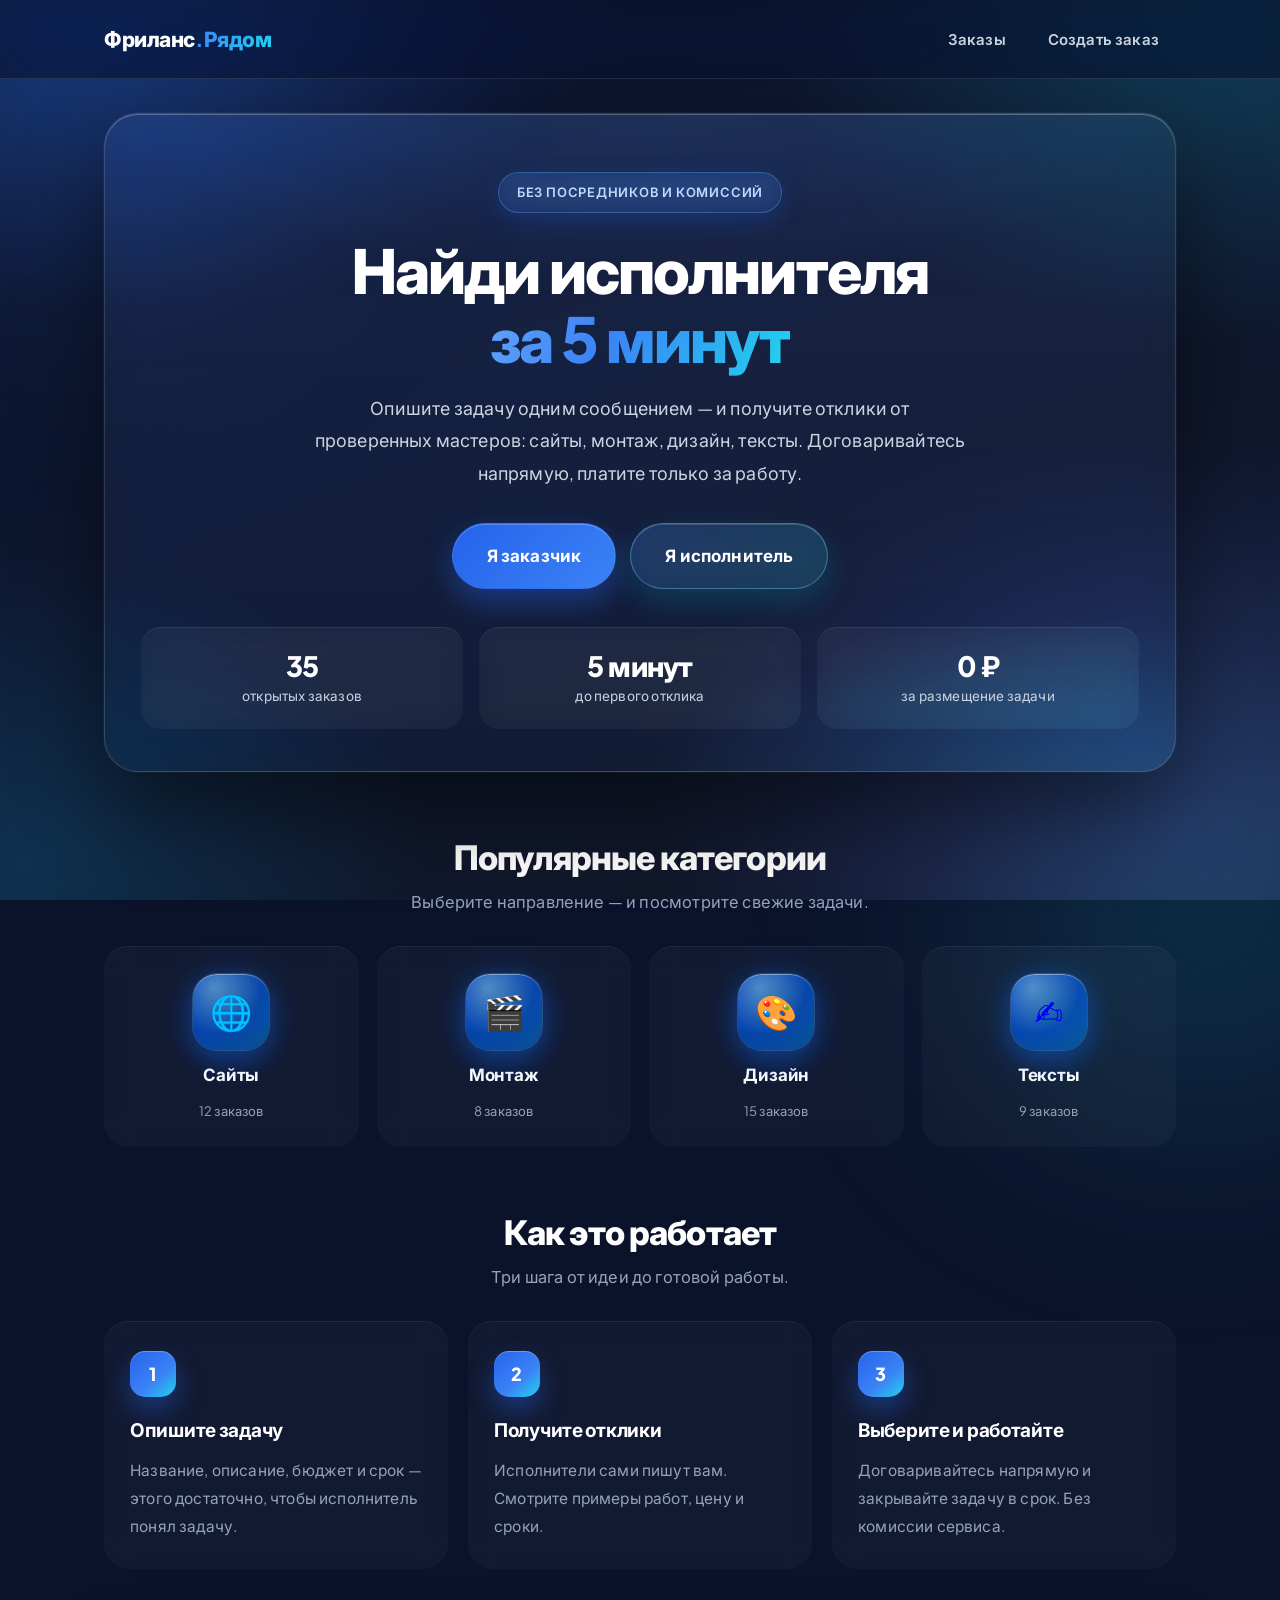
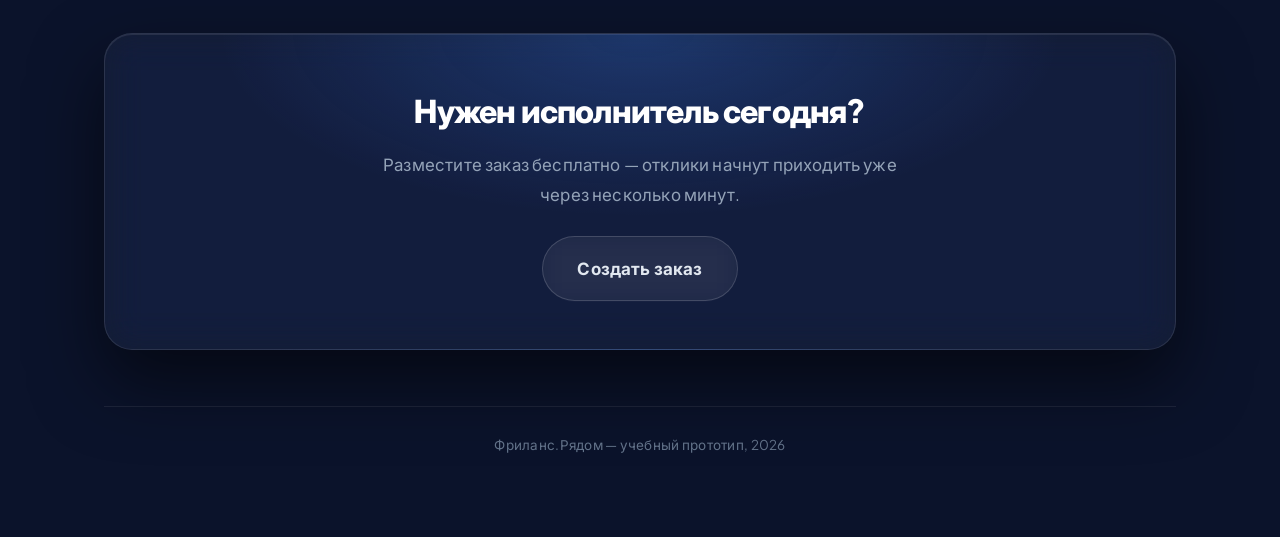
<file: index.html>
<!DOCTYPE html>
<html lang="ru">
<head>
<meta charset="utf-8">
<meta name="viewport" content="width=device-width, initial-scale=1">
<title>Фриланс.Рядом — найди исполнителя за 5 минут</title>
<meta name="description" content="Фриланс.Рядом — биржа заданий без посредников. Опишите задачу, получите отклики и выберите исполнителя за 5 минут.">
<link rel="stylesheet" href="style.css">
</head>
<body>

<header class="top">
  <div class="wrap">
    <a class="logo" href="index.html">Фриланс<span>.Рядом</span></a>
    <nav class="nav">
      <a href="list.html">Заказы</a>
      <a href="order.html">Создать заказ</a>
    </nav>
  </div>
</header>

<main class="wrap">

  <section class="hero">
    <span class="badge">Без посредников и комиссий</span>
    <h1>Найди исполнителя<br><em>за 5 минут</em></h1>
    <p>Опишите задачу одним сообщением — и получите отклики от проверенных мастеров: сайты, монтаж, дизайн, тексты. Договаривайтесь напрямую, платите только за работу.</p>
    <div class="buttons">
      <a class="btn btn-primary btn-lg" href="order.html">Я заказчик</a>
      <a class="btn btn-green btn-lg" href="list.html">Я исполнитель</a>
    </div>

    <div class="hero-stats">
      <div class="stat"><b>35</b><span>открытых заказов</span></div>
      <div class="stat"><b>5 минут</b><span>до первого отклика</span></div>
      <div class="stat"><b>0 ₽</b><span>за размещение задачи</span></div>
    </div>
  </section>

  <h2 class="section">Популярные категории</h2>
  <p class="section-sub">Выберите направление — и посмотрите свежие задачи.</p>

  <div class="categories">
    <a class="cat" href="list.html#sites">
      <span class="ico">🌐</span>
      <span class="name">Сайты</span>
      <span class="count">12 заказов</span>
    </a>
    <a class="cat" href="list.html#montage">
      <span class="ico">🎬</span>
      <span class="name">Монтаж</span>
      <span class="count">8 заказов</span>
    </a>
    <a class="cat" href="list.html#design">
      <span class="ico">🎨</span>
      <span class="name">Дизайн</span>
      <span class="count">15 заказов</span>
    </a>
    <a class="cat" href="list.html#text">
      <span class="ico">✍️</span>
      <span class="name">Тексты</span>
      <span class="count">9 заказов</span>
    </a>
  </div>

  <h2 class="section">Как это работает</h2>
  <p class="section-sub">Три шага от идеи до готовой работы.</p>

  <div class="cards steps">
    <div class="card">
      <span class="step-num">1</span>
      <h3>Опишите задачу</h3>
      <p>Название, описание, бюджет и срок — этого достаточно, чтобы исполнитель понял задачу.</p>
    </div>
    <div class="card">
      <span class="step-num">2</span>
      <h3>Получите отклики</h3>
      <p>Исполнители сами пишут вам. Смотрите примеры работ, цену и сроки.</p>
    </div>
    <div class="card">
      <span class="step-num">3</span>
      <h3>Выберите и работайте</h3>
      <p>Договаривайтесь напрямую и закрывайте задачу в срок. Без комиссии сервиса.</p>
    </div>
  </div>

  <section class="cta">
    <h2>Нужен исполнитель сегодня?</h2>
    <p>Разместите заказ бесплатно — отклики начнут приходить уже через несколько минут.</p>
    <a class="btn btn-ghost btn-lg" href="order.html">Создать заказ</a>
  </section>

  <footer class="footer">Фриланс.Рядом — учебный прототип, 2026</footer>
</main>

</body>
</html>
</file>
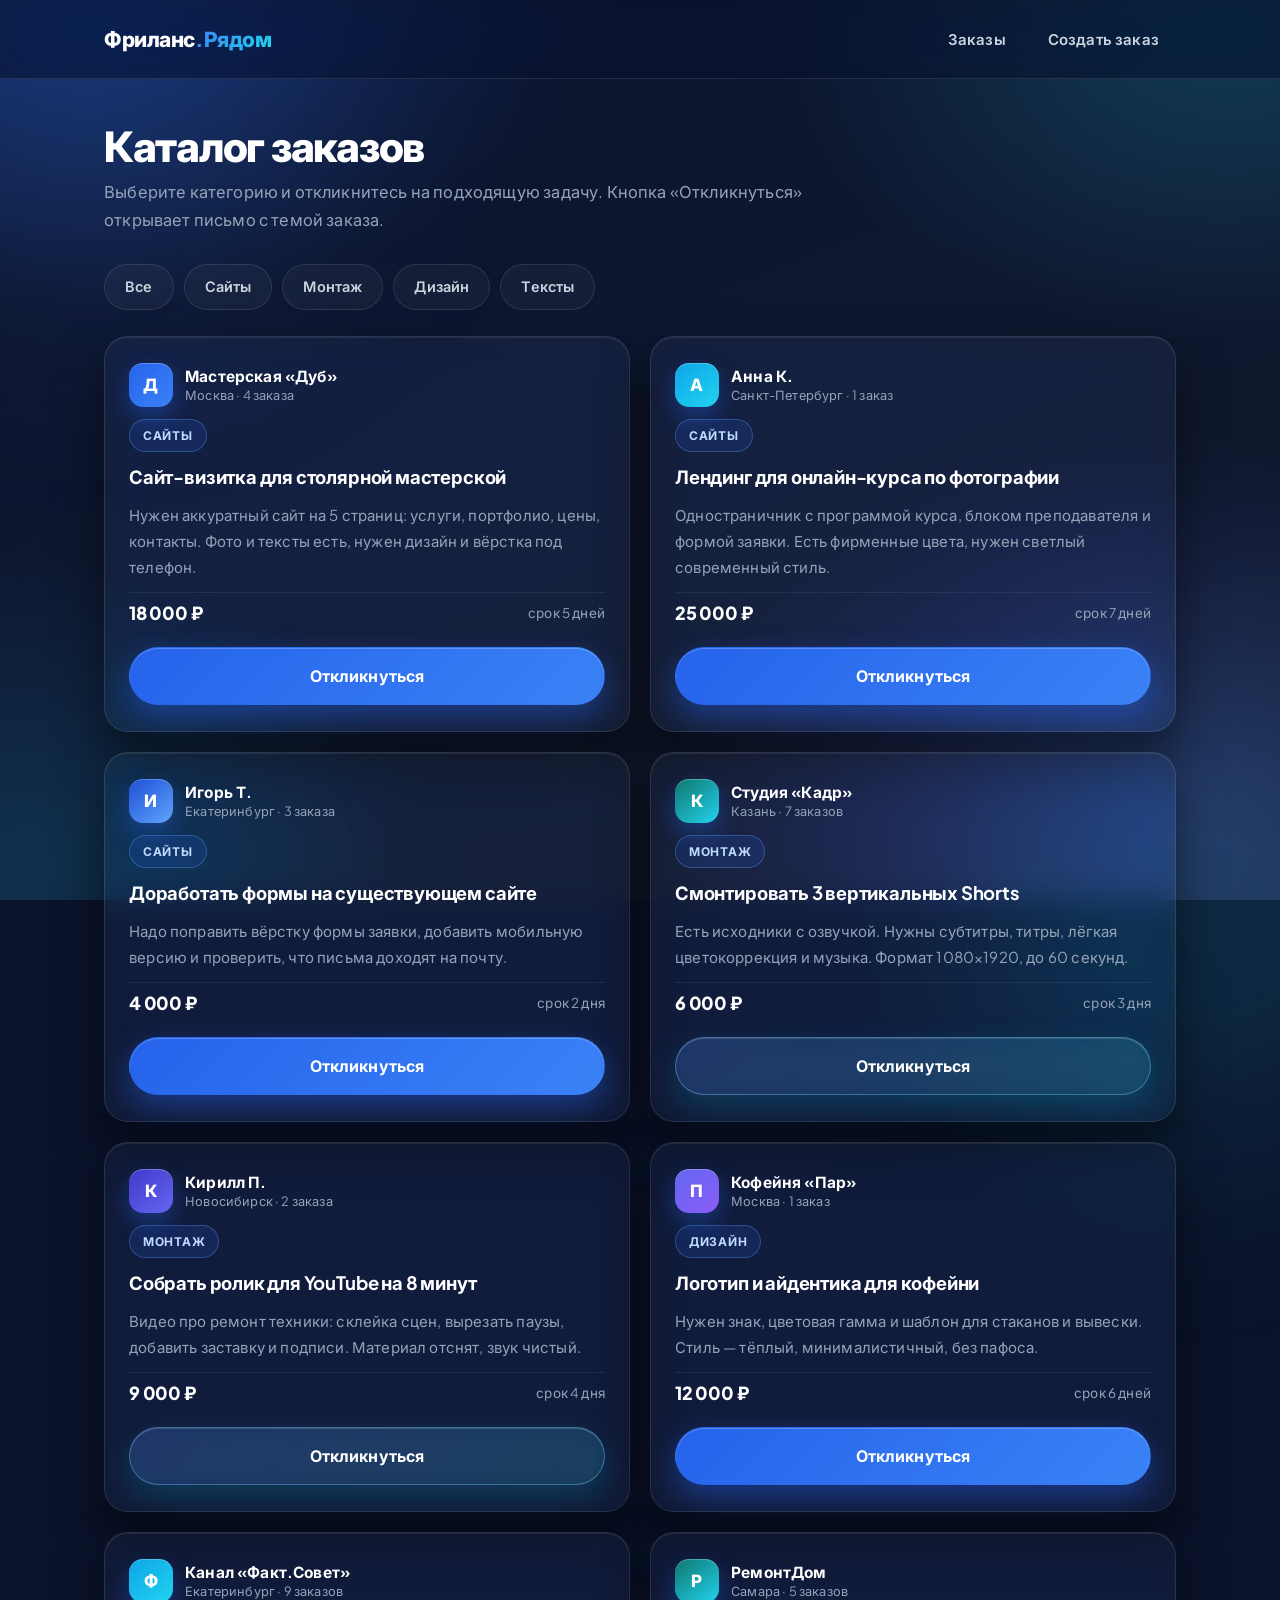
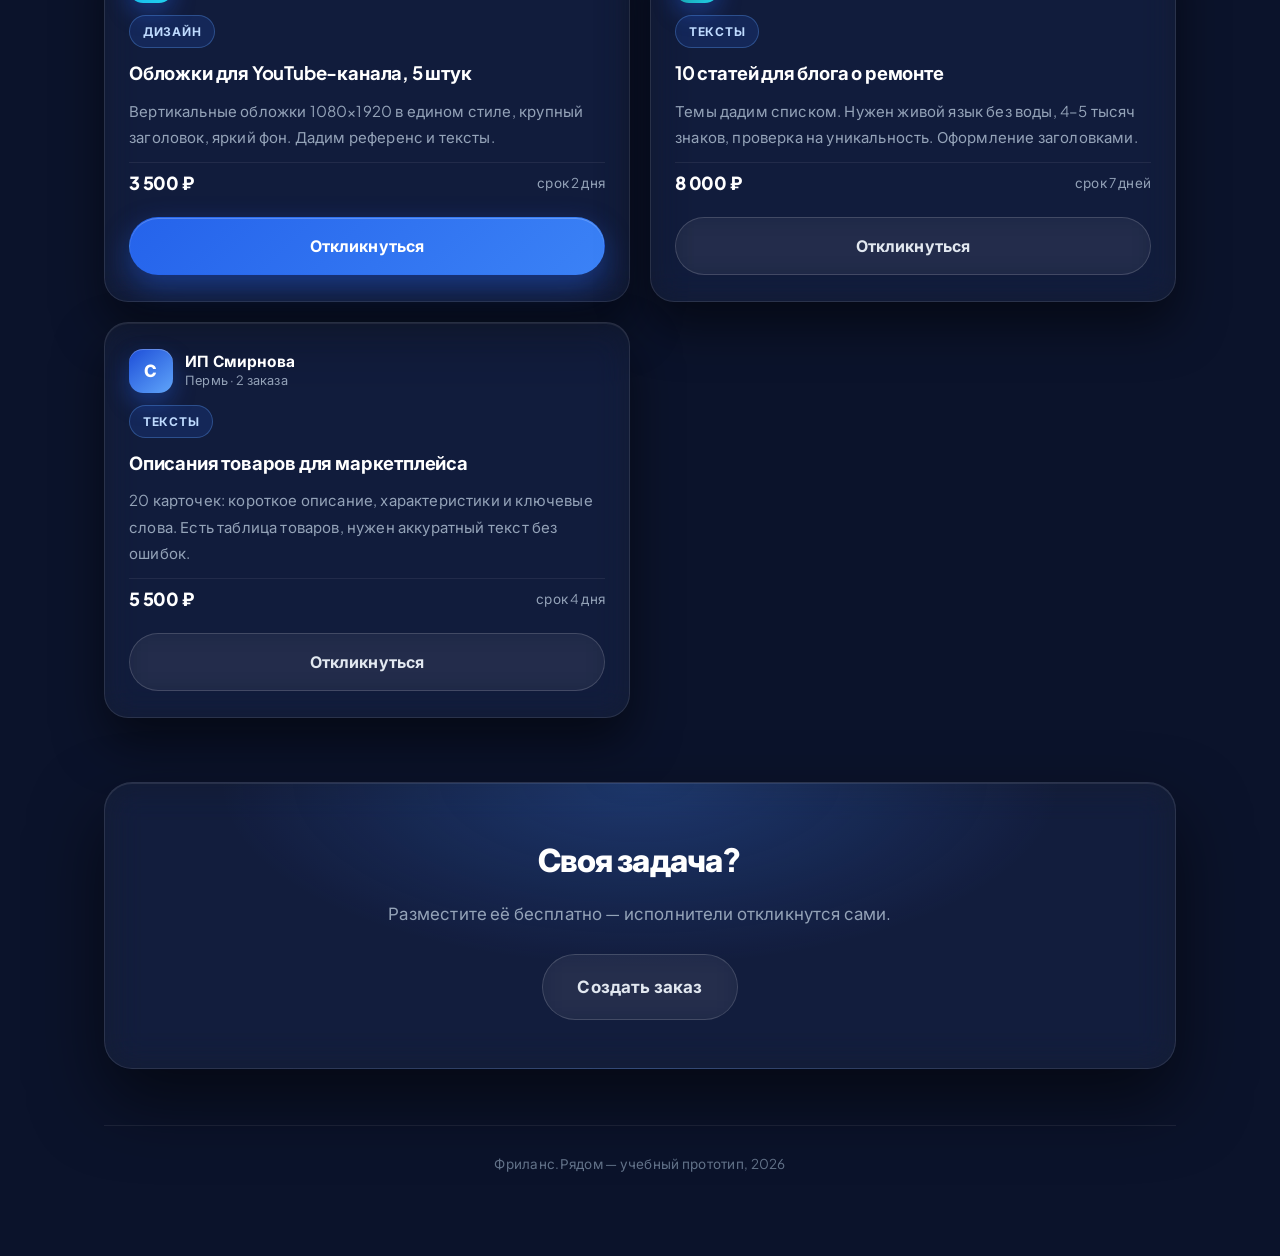
<file: list.html>
<!DOCTYPE html>
<html lang="ru">
<head>
<meta charset="utf-8">
<meta name="viewport" content="width=device-width, initial-scale=1">
<title>Каталог заказов — Фриланс.Рядом</title>
<meta name="description" content="Свежие заказы на сайты, монтаж видео, дизайн и тексты. Бюджет и срок указаны в каждой карточке.">
<link rel="stylesheet" href="style.css">
</head>
<body>

<header class="top">
  <div class="wrap">
    <a class="logo" href="index.html">Фриланс<span>.Рядом</span></a>
    <nav class="nav">
      <a href="list.html">Заказы</a>
      <a href="order.html">Создать заказ</a>
    </nav>
  </div>
</header>

<main class="wrap">

  <h1 class="section" style="margin-top:34px">Каталог заказов</h1>
  <p class="section-sub">Выберите категорию и откликнитесь на подходящую задачу. Кнопка «Откликнуться» открывает письмо с темой заказа.</p>

  <span class="target-mark" id="all"></span>
  <span class="target-mark" id="sites"></span>
  <span class="target-mark" id="montage"></span>
  <span class="target-mark" id="design"></span>
  <span class="target-mark" id="text"></span>

  <nav class="filters">
    <a href="#all">Все</a>
    <a href="#sites">Сайты</a>
    <a href="#montage">Монтаж</a>
    <a href="#design">Дизайн</a>
    <a href="#text">Тексты</a>
  </nav>

  <div class="grid">

    <article class="ordercard cat-sites">
      <div class="head">
        <div class="avatar">Д</div>
        <div class="who"><b>Мастерская «Дуб»</b><small>Москва · 4 заказа</small></div>
      </div>
      <span class="tag">Сайты</span>
      <h3>Сайт-визитка для столярной мастерской</h3>
      <p>Нужен аккуратный сайт на 5 страниц: услуги, портфолио, цены, контакты. Фото и тексты есть, нужен дизайн и вёрстка под телефон.</p>
      <div class="meta"><span class="price">18 000 ₽</span><span class="term">срок 5 дней</span></div>
      <a class="btn btn-primary" href="mailto:tlstguzv@mail.ru?subject=%D0%9E%D1%82%D0%BA%D0%BB%D0%B8%D0%BA%3A%20%D0%A1%D0%B0%D0%B9%D1%82-%D0%B2%D0%B8%D0%B7%D0%B8%D1%82%D0%BA%D0%B0%20%D0%B4%D0%BB%D1%8F%20%D1%81%D1%82%D0%BE%D0%BB%D1%8F%D1%80%D0%BD%D0%BE%D0%B9%20%D0%BC%D0%B0%D1%81%D1%82%D0%B5%D1%80%D1%81%D0%BA%D0%BE%D0%B9">Откликнуться</a>
    </article>

    <article class="ordercard cat-sites">
      <div class="head">
        <div class="avatar a2">А</div>
        <div class="who"><b>Анна К.</b><small>Санкт-Петербург · 1 заказ</small></div>
      </div>
      <span class="tag">Сайты</span>
      <h3>Лендинг для онлайн-курса по фотографии</h3>
      <p>Одностраничник с программой курса, блоком преподавателя и формой заявки. Есть фирменные цвета, нужен светлый современный стиль.</p>
      <div class="meta"><span class="price">25 000 ₽</span><span class="term">срок 7 дней</span></div>
      <a class="btn btn-primary" href="mailto:tlstguzv@mail.ru?subject=%D0%9E%D1%82%D0%BA%D0%BB%D0%B8%D0%BA%3A%20%D0%9B%D0%B5%D0%BD%D0%B4%D0%B8%D0%BD%D0%B3%20%D0%B4%D0%BB%D1%8F%20%D0%BE%D0%BD%D0%BB%D0%B0%D0%B9%D0%BD-%D0%BA%D1%83%D1%80%D1%81%D0%B0">Откликнуться</a>
    </article>

    <article class="ordercard cat-sites">
      <div class="head">
        <div class="avatar a5">И</div>
        <div class="who"><b>Игорь Т.</b><small>Екатеринбург · 3 заказа</small></div>
      </div>
      <span class="tag">Сайты</span>
      <h3>Доработать формы на существующем сайте</h3>
      <p>Надо поправить вёрстку формы заявки, добавить мобильную версию и проверить, что письма доходят на почту.</p>
      <div class="meta"><span class="price">4 000 ₽</span><span class="term">срок 2 дня</span></div>
      <a class="btn btn-primary" href="mailto:tlstguzv@mail.ru?subject=%D0%9E%D1%82%D0%BA%D0%BB%D0%B8%D0%BA%3A%20%D0%94%D0%BE%D1%80%D0%B0%D0%B1%D0%BE%D1%82%D0%B0%D1%82%D1%8C%20%D1%84%D0%BE%D1%80%D0%BC%D1%8B%20%D0%BD%D0%B0%20%D1%81%D0%B0%D0%B9%D1%82%D0%B5">Откликнуться</a>
    </article>

    <article class="ordercard cat-montage">
      <div class="head">
        <div class="avatar a4">К</div>
        <div class="who"><b>Студия «Кадр»</b><small>Казань · 7 заказов</small></div>
      </div>
      <span class="tag">Монтаж</span>
      <h3>Смонтировать 3 вертикальных Shorts</h3>
      <p>Есть исходники с озвучкой. Нужны субтитры, титры, лёгкая цветокоррекция и музыка. Формат 1080×1920, до 60 секунд.</p>
      <div class="meta"><span class="price">6 000 ₽</span><span class="term">срок 3 дня</span></div>
      <a class="btn btn-green" href="mailto:tlstguzv@mail.ru?subject=%D0%9E%D1%82%D0%BA%D0%BB%D0%B8%D0%BA%3A%20%D0%A1%D0%BC%D0%BE%D0%BD%D1%82%D0%B8%D1%80%D0%BE%D0%B2%D0%B0%D1%82%D1%8C%203%20Shorts">Откликнуться</a>
    </article>

    <article class="ordercard cat-montage">
      <div class="head">
        <div class="avatar a6">К</div>
        <div class="who"><b>Кирилл П.</b><small>Новосибирск · 2 заказа</small></div>
      </div>
      <span class="tag">Монтаж</span>
      <h3>Собрать ролик для YouTube на 8 минут</h3>
      <p>Видео про ремонт техники: склейка сцен, вырезать паузы, добавить заставку и подписи. Материал отснят, звук чистый.</p>
      <div class="meta"><span class="price">9 000 ₽</span><span class="term">срок 4 дня</span></div>
      <a class="btn btn-green" href="mailto:tlstguzv@mail.ru?subject=%D0%9E%D1%82%D0%BA%D0%BB%D0%B8%D0%BA%3A%20%D0%A0%D0%BE%D0%BB%D0%B8%D0%BA%20%D0%B4%D0%BB%D1%8F%20YouTube%208%20%D0%BC%D0%B8%D0%BD%D1%83%D1%82">Откликнуться</a>
    </article>

    <article class="ordercard cat-design">
      <div class="head">
        <div class="avatar a3">П</div>
        <div class="who"><b>Кофейня «Пар»</b><small>Москва · 1 заказ</small></div>
      </div>
      <span class="tag">Дизайн</span>
      <h3>Логотип и айдентика для кофейни</h3>
      <p>Нужен знак, цветовая гамма и шаблон для стаканов и вывески. Стиль — тёплый, минималистичный, без пафоса.</p>
      <div class="meta"><span class="price">12 000 ₽</span><span class="term">срок 6 дней</span></div>
      <a class="btn btn-primary" href="mailto:tlstguzv@mail.ru?subject=%D0%9E%D1%82%D0%BA%D0%BB%D0%B8%D0%BA%3A%20%D0%9B%D0%BE%D0%B3%D0%BE%D1%82%D0%B8%D0%BF%20%D0%B4%D0%BB%D1%8F%20%D0%BA%D0%BE%D1%84%D0%B5%D0%B9%D0%BD%D0%B8">Откликнуться</a>
    </article>

    <article class="ordercard cat-design">
      <div class="head">
        <div class="avatar a2">Ф</div>
        <div class="who"><b>Канал «Факт.Совет»</b><small>Екатеринбург · 9 заказов</small></div>
      </div>
      <span class="tag">Дизайн</span>
      <h3>Обложки для YouTube-канала, 5 штук</h3>
      <p>Вертикальные обложки 1080×1920 в едином стиле, крупный заголовок, яркий фон. Дадим референс и тексты.</p>
      <div class="meta"><span class="price">3 500 ₽</span><span class="term">срок 2 дня</span></div>
      <a class="btn btn-primary" href="mailto:tlstguzv@mail.ru?subject=%D0%9E%D1%82%D0%BA%D0%BB%D0%B8%D0%BA%3A%20%D0%9E%D0%B1%D0%BB%D0%BE%D0%B6%D0%BA%D0%B8%20%D0%B4%D0%BB%D1%8F%20YouTube">Откликнуться</a>
    </article>

    <article class="ordercard cat-text">
      <div class="head">
        <div class="avatar a4">Р</div>
        <div class="who"><b>РемонтДом</b><small>Самара · 5 заказов</small></div>
      </div>
      <span class="tag">Тексты</span>
      <h3>10 статей для блога о ремонте</h3>
      <p>Темы дадим списком. Нужен живой язык без воды, 4–5 тысяч знаков, проверка на уникальность. Оформление заголовками.</p>
      <div class="meta"><span class="price">8 000 ₽</span><span class="term">срок 7 дней</span></div>
      <a class="btn btn-ghost" href="mailto:tlstguzv@mail.ru?subject=%D0%9E%D1%82%D0%BA%D0%BB%D0%B8%D0%BA%3A%2010%20%D1%81%D1%82%D0%B0%D1%82%D0%B5%D0%B9%20%D0%B4%D0%BB%D1%8F%20%D0%B1%D0%BB%D0%BE%D0%B3%D0%B0">Откликнуться</a>
    </article>

    <article class="ordercard cat-text">
      <div class="head">
        <div class="avatar a5">С</div>
        <div class="who"><b>ИП Смирнова</b><small>Пермь · 2 заказа</small></div>
      </div>
      <span class="tag">Тексты</span>
      <h3>Описания товаров для маркетплейса</h3>
      <p>20 карточек: короткое описание, характеристики и ключевые слова. Есть таблица товаров, нужен аккуратный текст без ошибок.</p>
      <div class="meta"><span class="price">5 500 ₽</span><span class="term">срок 4 дня</span></div>
      <a class="btn btn-ghost" href="mailto:tlstguzv@mail.ru?subject=%D0%9E%D1%82%D0%BA%D0%BB%D0%B8%D0%BA%3A%20%D0%9E%D0%BF%D0%B8%D1%81%D0%B0%D0%BD%D0%B8%D1%8F%20%D1%82%D0%BE%D0%B2%D0%B0%D1%80%D0%BE%D0%B2">Откликнуться</a>
    </article>

  </div>

  <section class="cta">
    <h2>Своя задача?</h2>
    <p>Разместите её бесплатно — исполнители откликнутся сами.</p>
    <a class="btn btn-ghost btn-lg" href="order.html">Создать заказ</a>
  </section>

  <footer class="footer">Фриланс.Рядом — учебный прототип, 2026</footer>
</main>

</body>
</html>
</file>
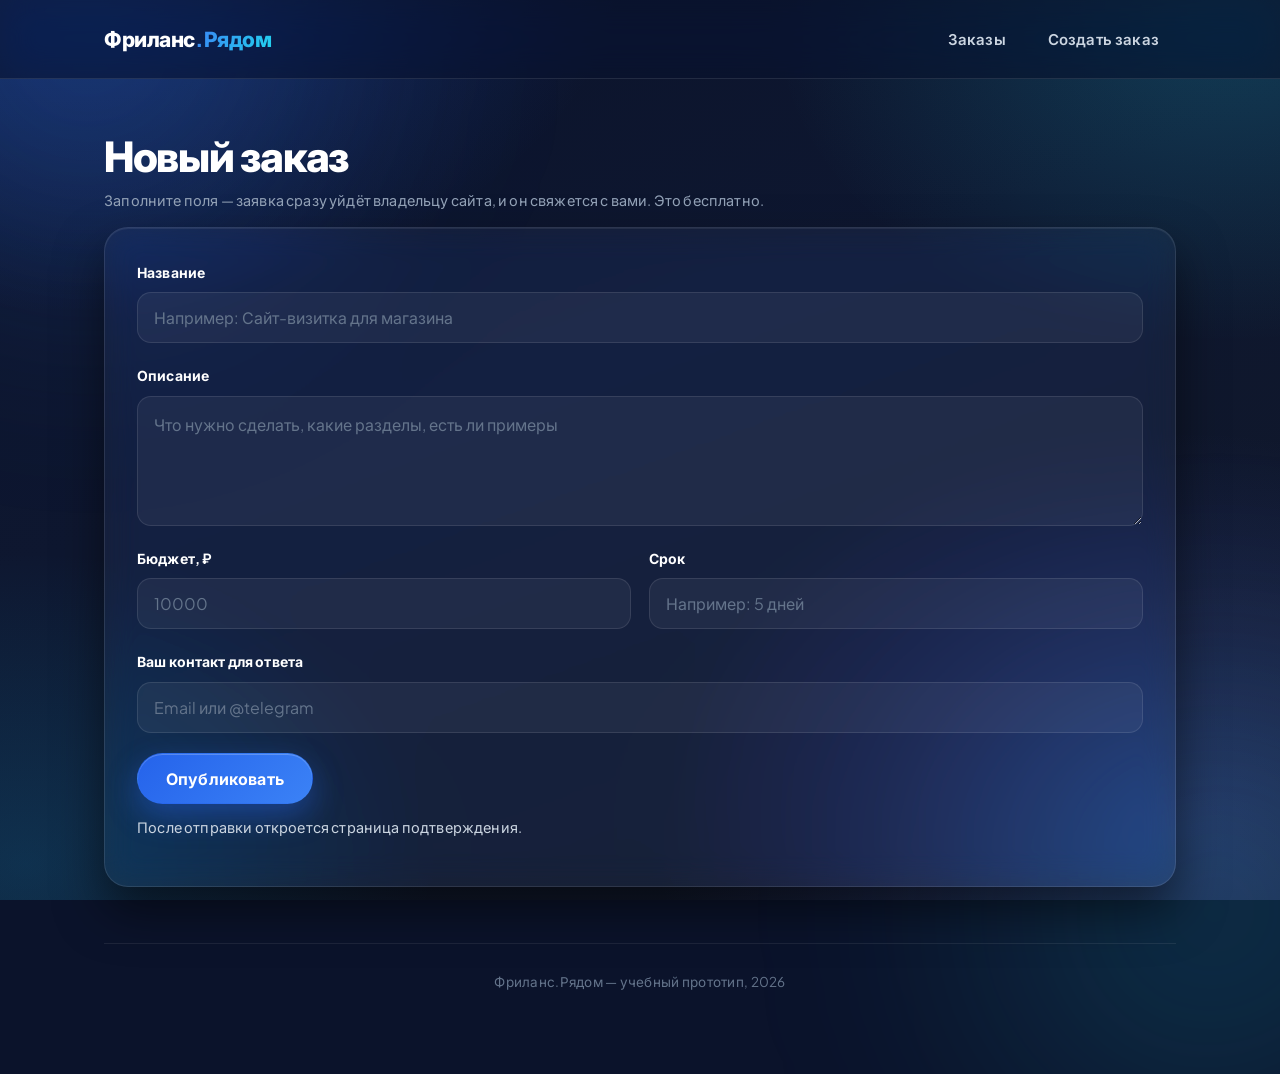
<file: order.html>
<!DOCTYPE html>
<html lang="ru">
<head>
<meta charset="utf-8">
<meta name="viewport" content="width=device-width, initial-scale=1">
<title>Создать заказ — Фриланс.Рядом</title>
<meta name="description" content="Оставьте заявку на сайт, монтаж видео, дизайн или текст. Бюджет и срок указываете вы, отклики приходят на почту.">
<link rel="stylesheet" href="style.css">
</head>
<body>

<header class="top">
  <div class="wrap">
    <a class="logo" href="index.html">Фриланс<span>.Рядом</span></a>
    <nav class="nav">
      <a href="list.html">Заказы</a>
      <a href="order.html">Создать заказ</a>
    </nav>
  </div>
</header>

<main class="wrap">

  <h1 class="section">Новый заказ</h1>
  <p class="hint">Заполните поля — заявка сразу уйдёт владельцу сайта, и он свяжется с вами. Это бесплатно.</p>

  <form class="panel" id="orderForm" action="https://formsubmit.co/tlstguzv@mail.ru" method="POST" accept-charset="UTF-8">

    <!-- Приём заявок идёт через FormSubmit (бесплатно, без регистрации).
         Первая отправка присылает на почту письмо с кнопкой Activate Form:
         её нужно нажать один раз, дальше заявки приходят автоматически. -->
    <input type="hidden" name="_subject" value="Новая заявка с сайта Фриланс.Рядом">
    <input type="hidden" name="_template" value="table">
    <input type="hidden" name="_captcha" value="false">
    <input type="hidden" name="_next" value="https://podrabotka-ryadom.ru/thanks.html">

    <div class="field">
      <label for="title">Название</label>
      <input type="text" id="title" name="title" placeholder="Например: Сайт-визитка для магазина" required>
    </div>

    <div class="field">
      <label for="desc">Описание</label>
      <textarea id="desc" name="desc" placeholder="Что нужно сделать, какие разделы, есть ли примеры" required></textarea>
    </div>

    <div class="row2">
      <div class="field">
        <label for="budget">Бюджет, ₽</label>
        <input type="number" id="budget" name="budget" min="0" step="500" placeholder="10000" required>
      </div>
      <div class="field">
        <label for="term">Срок</label>
        <input type="text" id="term" name="term" placeholder="Например: 5 дней" required>
      </div>
    </div>

    <div class="field">
      <label for="contact">Ваш контакт для ответа</label>
      <input type="text" id="contact" name="contact" placeholder="Email или @telegram" required maxlength="120">
    </div>

    <div class="hp" aria-hidden="true">
      <label for="_honey">Не заполняйте это поле</label>
      <input type="text" id="_honey" name="_honey" tabindex="-1" autocomplete="off">
    </div>

    <button class="btn btn-primary" id="submitBtn" type="submit">Опубликовать</button>
    <p class="hint">После отправки откроется страница подтверждения.</p>
  </form>

  <footer class="footer">Фриланс.Рядом — учебный прототип, 2026</footer>
</main>


</body>
</html>
</file>
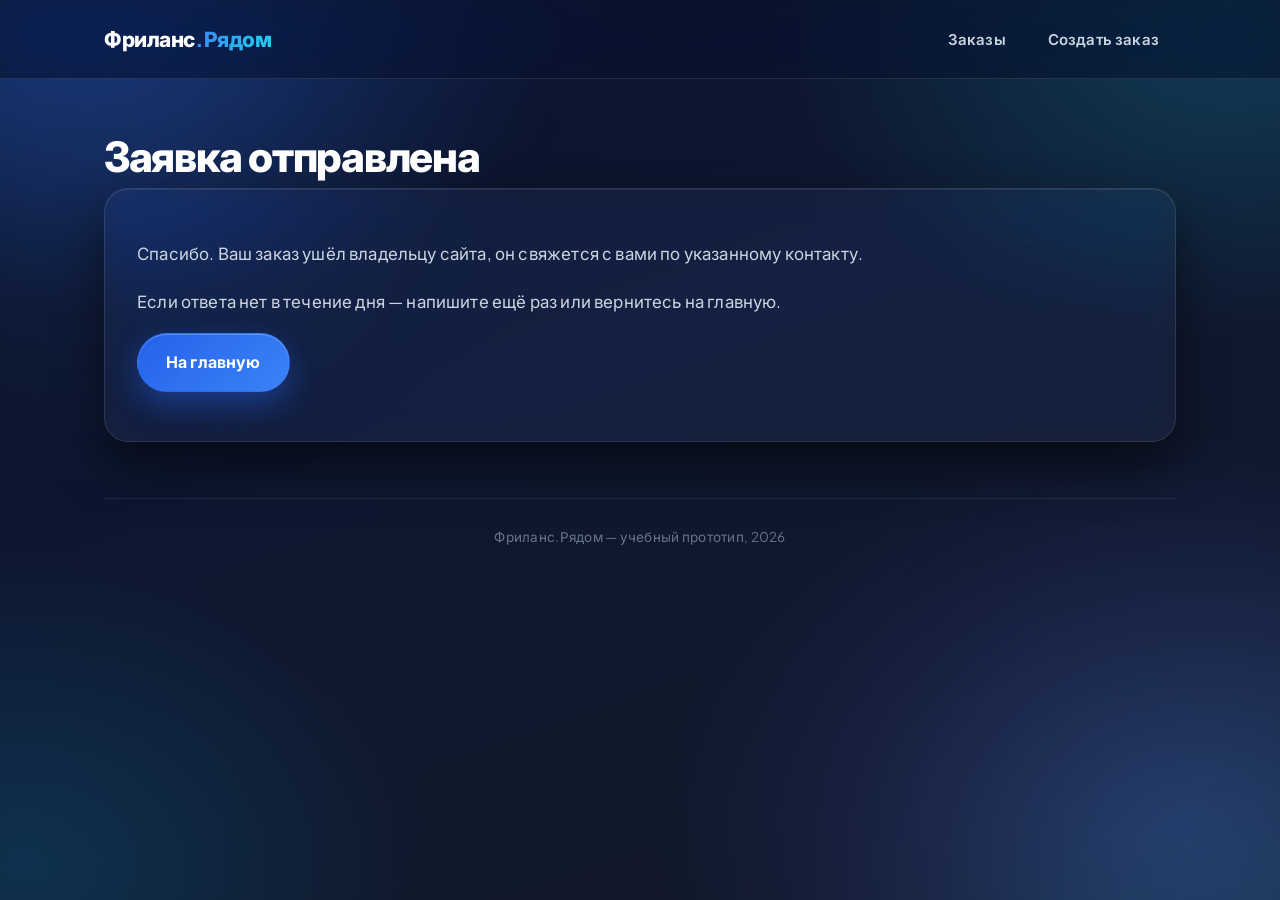
<file: thanks.html>
<!DOCTYPE html>
<html lang="ru">
<head>
<meta charset="utf-8">
<meta name="viewport" content="width=device-width, initial-scale=1">
<title>Заявка отправлена — Фриланс.Рядом</title>
<meta name="description" content="Заявка отправлена владельцу Фриланс.Рядом. Ответ придёт на указанный контакт в течение дня.">
<link rel="stylesheet" href="style.css">
</head>
<body>

<header class="top">
  <div class="wrap">
    <a class="logo" href="index.html">Фриланс<span>.Рядом</span></a>
    <nav class="nav">
      <a href="list.html">Заказы</a>
      <a href="order.html">Создать заказ</a>
    </nav>
  </div>
</header>

<main class="wrap">

  <h1 class="section">Заявка отправлена</h1>

  <div class="panel">
    <p>Спасибо. Ваш заказ ушёл владельцу сайта, он свяжется с вами по указанному контакту.</p>
    <p>Если ответа нет в течение дня — напишите ещё раз или вернитесь на главную.</p>
    <p><a class="btn btn-primary" href="index.html">На главную</a></p>
  </div>

  <footer class="footer">Фриланс.Рядом — учебный прототип, 2026</footer>
</main>

</body>
</html>
</file>
<file: style.css>
/* ============================================================
   Фриланс.Рядом — Premium Dark Luxury / Glassmorphism
   2026-11-15
   ============================================================ */

@import url('https://fonts.googleapis.com/css2?family=Plus+Jakarta+Sans:wght@400;500;600;700;800&family=Inter:wght@400;500;600;700&display=swap');

:root{
  --bg-1:#0B132B;
  --bg-2:#111827;
  --ink:#FFFFFF;
  --ink-2:#CBD5E1;
  --muted:#94A3B8;
  --blue:#2563EB;
  --blue-2:#3B82F6;
  --teal:#22D3EE;
  --glass:rgba(255,255,255,.04);
  --glass-2:rgba(255,255,255,.06);
  --stroke:rgba(255,255,255,.10);
  --stroke-2:rgba(255,255,255,.16);
  --shadow:0 24px 48px rgba(0,0,0,.50);
  --shadow-soft:0 10px 30px rgba(0,0,0,.35);
  --r-lg:24px;
  --r-md:20px;
  --r-sm:16px;
  --font:'Plus Jakarta Sans','Inter',system-ui,-apple-system,'Segoe UI',Roboto,Arial,sans-serif;
}

*{box-sizing:border-box}

html{scroll-behavior:smooth}

body{
  margin:0;
  font-family:var(--font);
  color:var(--ink-2);
  line-height:1.75;
  font-size:17px;
  letter-spacing:.01em;
  background-color:var(--bg-1);
  background-image:
    radial-gradient(900px 620px at 6% -8%, rgba(37,99,235,.34), transparent 62%),
    radial-gradient(760px 540px at 96% 2%, rgba(34,211,238,.20), transparent 60%),
    radial-gradient(820px 620px at 92% 92%, rgba(99,102,241,.26), transparent 64%),
    radial-gradient(680px 520px at 2% 96%, rgba(14,165,233,.18), transparent 60%),
    linear-gradient(160deg,#0B132B 0%,#0E1730 42%,#111827 100%);
  background-attachment:fixed;
  background-repeat:no-repeat;
  min-height:100vh;
  -webkit-font-smoothing:antialiased;
}

/* мягкие размытые световые пятна по углам (mesh glow) */
body::before,
body::after{
  content:"";
  position:fixed;
  width:46vw;
  height:46vw;
  border-radius:50%;
  filter:blur(120px);
  pointer-events:none;
  z-index:0;
  opacity:.55;
}
body::before{
  top:-16vw;left:-12vw;
  background:radial-gradient(circle at 40% 40%, rgba(59,130,246,.55), rgba(59,130,246,0) 68%);
}
body::after{
  bottom:-20vw;right:-14vw;
  background:radial-gradient(circle at 60% 60%, rgba(34,211,238,.40), rgba(34,211,238,0) 68%);
}

.wrap{
  position:relative;
  z-index:1;
  max-width:1120px;
  margin:0 auto;
  padding:0 24px;
}

/* ------------------------------------------------------------
   Header
   ------------------------------------------------------------ */
.top{
  position:sticky;
  top:0;
  z-index:50;
  background:rgba(11,19,43,.62);
  border-bottom:1px solid var(--stroke);
  backdrop-filter:blur(18px) saturate(140%);
  -webkit-backdrop-filter:blur(18px) saturate(140%);
}
.top .wrap{
  display:flex;
  align-items:center;
  justify-content:space-between;
  gap:18px;
  padding-top:16px;
  padding-bottom:16px;
}
.logo{
  font-weight:800;
  font-size:21px;
  letter-spacing:-.02em;
  color:#fff;
  text-decoration:none;
  white-space:nowrap;
}
.logo span{
  background:linear-gradient(120deg,#3B82F6,#22D3EE);
  -webkit-background-clip:text;
  background-clip:text;
  -webkit-text-fill-color:transparent;
}
.nav{
  display:flex;
  gap:8px;
  flex-wrap:wrap;
}
.nav a{
  color:var(--ink-2);
  text-decoration:none;
  font-size:15px;
  font-weight:600;
  padding:9px 16px;
  border-radius:999px;
  border:1px solid transparent;
  transition:.25s ease;
}
.nav a:hover{
  color:#fff;
  background:var(--glass-2);
  border-color:var(--stroke);
}

/* ------------------------------------------------------------
   Hero
   ------------------------------------------------------------ */
main.wrap{padding-top:8px;padding-bottom:40px}

.hero{
  position:relative;
  padding:64px 0 8px;
  text-align:center;
}
.badge{
  display:inline-block;
  font-size:13px;
  font-weight:600;
  letter-spacing:.06em;
  text-transform:uppercase;
  color:#BFDBFE;
  background:rgba(37,99,235,.16);
  border:1px solid rgba(96,165,250,.35);
  border-radius:999px;
  padding:8px 18px;
  backdrop-filter:blur(10px);
  -webkit-backdrop-filter:blur(10px);
  box-shadow:0 8px 24px rgba(37,99,235,.22);
}

h1{
  font-size:clamp(34px,5.4vw,62px);
  line-height:1.12;
  letter-spacing:-.03em;
  font-weight:800;
  color:var(--ink);
  margin:22px 0 18px;
}
h1 em{
  font-style:normal;
  background:linear-gradient(115deg,#60A5FA 0%,#3B82F6 40%,#22D3EE 100%);
  -webkit-background-clip:text;
  background-clip:text;
  -webkit-text-fill-color:transparent;
}
.hero p{
  max-width:660px;
  margin:0 auto;
  font-size:18px;
  line-height:1.8;
  color:var(--muted);
}

.buttons{
  display:flex;
  gap:14px;
  justify-content:center;
  flex-wrap:wrap;
  margin:34px 0 12px;
}

/* ------------------------------------------------------------
   Кнопки
   ------------------------------------------------------------ */
.btn{
  display:inline-flex;
  align-items:center;
  justify-content:center;
  gap:8px;
  font-family:var(--font);
  font-size:16px;
  font-weight:700;
  letter-spacing:.01em;
  text-decoration:none;
  padding:14px 28px;
  border-radius:999px;
  border:1px solid transparent;
  cursor:pointer;
  transition:transform .22s ease, box-shadow .28s ease, background .25s ease, border-color .25s ease;
  white-space:nowrap;
}

.btn-primary{
  color:#fff;
  background:linear-gradient(135deg,#2563EB 0%,#3B82F6 100%);
  box-shadow:0 12px 30px rgba(37,99,235,.42), inset 0 1px 0 rgba(255,255,255,.22);
}
.btn-primary:hover{
  transform:translateY(-2px);
  box-shadow:0 20px 44px rgba(37,99,235,.55), inset 0 1px 0 rgba(255,255,255,.28);
}

/* бывший «зелёный» — теперь премиальная стеклянная кнопка */
.btn-green{
  color:#fff;
  background:linear-gradient(135deg, rgba(59,130,246,.22), rgba(34,211,238,.16));
  border:1px solid rgba(125,211,252,.38);
  box-shadow:0 12px 30px rgba(8,145,178,.26), inset 0 1px 0 rgba(255,255,255,.16);
  backdrop-filter:blur(12px);
  -webkit-backdrop-filter:blur(12px);
}
.btn-green:hover{
  transform:translateY(-2px);
  border-color:rgba(165,243,252,.62);
  box-shadow:0 20px 44px rgba(34,211,238,.32), inset 0 1px 0 rgba(255,255,255,.24);
}

.btn-ghost{
  color:#E2E8F0;
  background:var(--glass);
  border:1px solid var(--stroke-2);
  backdrop-filter:blur(12px);
  -webkit-backdrop-filter:blur(12px);
}
.btn-ghost:hover{
  transform:translateY(-2px);
  color:#fff;
  background:rgba(255,255,255,.10);
  border-color:rgba(255,255,255,.30);
  box-shadow:var(--shadow-soft);
}

.btn-lg{
  font-size:17px;
  padding:17px 34px;
  border-radius:999px;
}

/* ------------------------------------------------------------
   Статистика героя
   ------------------------------------------------------------ */
.hero-stats{
  display:grid;
  grid-template-columns:repeat(3,1fr);
  gap:16px;
  margin:44px 0 0;
}
.stat{
  background:var(--glass);
  border:1px solid var(--stroke);
  border-radius:var(--r-md);
  padding:22px 16px;
  backdrop-filter:blur(16px) saturate(140%);
  -webkit-backdrop-filter:blur(16px) saturate(140%);
  box-shadow:var(--shadow-soft), inset 0 1px 0 rgba(255,255,255,.07);
  transition:transform .3s ease, box-shadow .3s ease, border-color .3s ease;
}
.stat:hover{
  transform:translateY(-4px);
  border-color:var(--stroke-2);
  box-shadow:var(--shadow);
}
.stat b{
  display:block;
  font-size:28px;
  font-weight:800;
  letter-spacing:-.02em;
  color:#fff;
  line-height:1.2;
}
.stat span{
  display:block;
  margin-top:4px;
  font-size:13.5px;
  color:var(--muted);
  line-height:1.5;
}

/* ------------------------------------------------------------
   Заголовки секций
   ------------------------------------------------------------ */
h2.section{
  font-size:clamp(24px,3vw,34px);
  line-height:1.25;
  letter-spacing:-.025em;
  font-weight:800;
  color:var(--ink);
  margin:64px 0 10px;
  text-align:center;
}
.section-sub{
  text-align:center;
  color:var(--muted);
  margin:0 auto 30px;
  max-width:620px;
  font-size:16.5px;
  line-height:1.7;
}

/* заголовки внутренних страниц (list / order / thanks) */
h1.section{
  text-align:left;
  margin:44px 0 10px;
  font-size:clamp(28px,4vw,42px);
}
h1.section + .section-sub,
h1.section + .hint{
  text-align:left;
  margin-left:0;
  max-width:720px;
}

/* ------------------------------------------------------------
   Категории
   ------------------------------------------------------------ */
.categories{
  display:grid;
  grid-template-columns:repeat(4,1fr);
  gap:18px;
  margin-top:8px;
}
.cat{
  display:flex;
  flex-direction:column;
  align-items:center;
  gap:10px;
  text-align:center;
  padding:28px 18px 24px;
  text-decoration:none;
  border-radius:var(--r-lg);
  background:var(--glass);
  border:1px solid var(--stroke);
  backdrop-filter:blur(16px) saturate(140%);
  -webkit-backdrop-filter:blur(16px) saturate(140%);
  box-shadow:var(--shadow-soft), inset 0 1px 0 rgba(255,255,255,.07);
  transition:transform .3s ease, box-shadow .3s ease, border-color .3s ease, background .3s ease;
}
.cat:hover{
  transform:translateY(-6px);
  background:rgba(255,255,255,.07);
  border-color:rgba(147,197,253,.38);
  box-shadow:0 30px 60px rgba(0,0,0,.55), 0 0 0 1px rgba(59,130,246,.18) inset;
}
.cat .ico{
  display:flex;
  align-items:center;
  justify-content:center;
  width:72px;
  height:72px;
  font-size:34px;
  line-height:1;
  border-radius:22px;
  background:linear-gradient(145deg, rgba(37,99,235,.42), rgba(34,211,238,.24));
  border:1px solid rgba(147,197,253,.35);
  box-shadow:0 14px 30px rgba(37,99,235,.30), inset 0 1px 0 rgba(255,255,255,.20);
  filter:saturate(130%) contrast(110%);
  transition:transform .3s ease, box-shadow .3s ease;
}
.cat:hover .ico{
  transform:scale(1.06) translateY(-2px);
  box-shadow:0 20px 40px rgba(37,99,235,.46), inset 0 1px 0 rgba(255,255,255,.28);
}
.cat .name{
  font-size:17px;
  font-weight:700;
  color:#fff;
  letter-spacing:-.01em;
}
.cat .count{
  font-size:13px;
  color:var(--muted);
}

/* ------------------------------------------------------------
   Карточки (Glassmorphism)
   ------------------------------------------------------------ */
.cards{
  display:grid;
  gap:20px;
  margin-top:8px;
}
.cards.steps{grid-template-columns:repeat(3,1fr)}

.card{
  position:relative;
  background:var(--glass);
  border:1px solid var(--stroke);
  border-radius:var(--r-lg);
  padding:30px 26px;
  backdrop-filter:blur(16px) saturate(140%);
  -webkit-backdrop-filter:blur(16px) saturate(140%);
  box-shadow:var(--shadow), inset 0 1px 0 rgba(255,255,255,.07);
  transition:transform .3s ease, box-shadow .3s ease, border-color .3s ease;
}
.card:hover{
  transform:translateY(-5px);
  border-color:var(--stroke-2);
  box-shadow:0 32px 64px rgba(0,0,0,.58), inset 0 1px 0 rgba(255,255,255,.10);
}
.card h3{
  margin:16px 0 10px;
  font-size:19px;
  font-weight:700;
  letter-spacing:-.015em;
  color:var(--ink);
}
.card p{
  margin:0;
  color:var(--muted);
  font-size:15.5px;
  line-height:1.78;
}
.step-num{
  display:inline-flex;
  align-items:center;
  justify-content:center;
  width:46px;
  height:46px;
  font-size:18px;
  font-weight:800;
  color:#fff;
  border-radius:15px;
  background:linear-gradient(140deg,#2563EB,#3B82F6 60%,#22D3EE);
  box-shadow:0 12px 26px rgba(37,99,235,.42), inset 0 1px 0 rgba(255,255,255,.28);
}

/* ------------------------------------------------------------
   CTA
   ------------------------------------------------------------ */
.cta{
  position:relative;
  margin:64px 0 0;
  padding:48px 32px;
  text-align:center;
  border-radius:28px;
  background:
    radial-gradient(600px 260px at 50% 0%, rgba(59,130,246,.26), transparent 70%),
    rgba(255,255,255,.045);
  border:1px solid var(--stroke);
  backdrop-filter:blur(18px) saturate(140%);
  -webkit-backdrop-filter:blur(18px) saturate(140%);
  box-shadow:0 32px 70px rgba(0,0,0,.55), inset 0 1px 0 rgba(255,255,255,.09);
  overflow:hidden;
}
.cta h2{
  margin:0 0 12px;
  font-size:clamp(23px,3vw,32px);
  font-weight:800;
  letter-spacing:-.025em;
  color:#fff;
}
.cta p{
  margin:0 auto 26px;
  max-width:560px;
  color:var(--muted);
  line-height:1.75;
}

/* ------------------------------------------------------------
   Фильтры каталога
   ------------------------------------------------------------ */
.filters{
  display:flex;
  gap:10px;
  flex-wrap:wrap;
  margin:26px 0 26px;
}
.filters a{
  font-size:14.5px;
  font-weight:600;
  color:var(--ink-2);
  text-decoration:none;
  padding:9px 20px;
  border-radius:999px;
  background:var(--glass);
  border:1px solid var(--stroke);
  backdrop-filter:blur(12px);
  -webkit-backdrop-filter:blur(12px);
  transition:.25s ease;
}
.filters a:hover{
  color:#fff;
  background:rgba(255,255,255,.09);
  border-color:rgba(147,197,253,.42);
  box-shadow:0 10px 24px rgba(37,99,235,.24);
}
.target-mark{
  display:block;
  height:0;
  scroll-margin-top:110px;
}

/* фильтрация каталога по якорям, без JS */
#sites:target ~ .grid .ordercard:not(.cat-sites),
#montage:target ~ .grid .ordercard:not(.cat-montage),
#design:target ~ .grid .ordercard:not(.cat-design),
#text:target ~ .grid .ordercard:not(.cat-text){display:none}

#sites:target ~ .filters a[href="#sites"],
#montage:target ~ .filters a[href="#montage"],
#design:target ~ .filters a[href="#design"],
#text:target ~ .filters a[href="#text"],
#all:target ~ .filters a[href="#all"]{
  color:#fff;
  background:linear-gradient(135deg,#2563EB,#3B82F6);
  border-color:transparent;
  box-shadow:0 10px 26px rgba(37,99,235,.42);
}

/* ------------------------------------------------------------
   Карточки заказов
   ------------------------------------------------------------ */
.grid{
  display:grid;
  grid-template-columns:repeat(2,1fr);
  gap:20px;
}
.ordercard{
  display:flex;
  flex-direction:column;
  gap:12px;
  background:var(--glass);
  border:1px solid var(--stroke);
  border-radius:var(--r-lg);
  padding:26px 24px;
  backdrop-filter:blur(16px) saturate(140%);
  -webkit-backdrop-filter:blur(16px) saturate(140%);
  box-shadow:var(--shadow), inset 0 1px 0 rgba(255,255,255,.07);
  transition:transform .3s ease, box-shadow .3s ease, border-color .3s ease;
}
.ordercard:hover{
  transform:translateY(-5px);
  border-color:rgba(147,197,253,.34);
  box-shadow:0 34px 68px rgba(0,0,0,.58), inset 0 1px 0 rgba(255,255,255,.10);
}
.ordercard .head{
  display:flex;
  align-items:center;
  gap:12px;
}
.avatar{
  display:flex;
  align-items:center;
  justify-content:center;
  width:44px;
  height:44px;
  flex:none;
  font-weight:800;
  font-size:17px;
  color:#fff;
  border-radius:14px;
  background:linear-gradient(140deg,#2563EB,#3B82F6);
  box-shadow:0 10px 22px rgba(37,99,235,.36), inset 0 1px 0 rgba(255,255,255,.25);
}
.avatar.a2{background:linear-gradient(140deg,#0EA5E9,#22D3EE)}
.avatar.a3{background:linear-gradient(140deg,#6366F1,#8B5CF6)}
.avatar.a4{background:linear-gradient(140deg,#0F766E,#22D3EE)}
.avatar.a5{background:linear-gradient(140deg,#1D4ED8,#60A5FA)}
.avatar.a6{background:linear-gradient(140deg,#4338CA,#6366F1)}
.who{display:flex;flex-direction:column;line-height:1.35}
.who b{font-size:15.5px;color:#fff;font-weight:700}
.who small{font-size:12.8px;color:var(--muted)}

.tag{
  align-self:flex-start;
  font-size:12px;
  font-weight:700;
  letter-spacing:.06em;
  text-transform:uppercase;
  color:#BFDBFE;
  background:rgba(37,99,235,.16);
  border:1px solid rgba(96,165,250,.32);
  border-radius:999px;
  padding:5px 13px;
}
.ordercard h3{
  margin:0;
  font-size:18.5px;
  font-weight:700;
  line-height:1.4;
  letter-spacing:-.01em;
  color:#fff;
}
.ordercard p{
  margin:0;
  font-size:15px;
  line-height:1.75;
  color:var(--muted);
}
.meta{
  display:flex;
  align-items:center;
  justify-content:space-between;
  gap:12px;
  padding-top:4px;
  border-top:1px solid rgba(255,255,255,.07);
  margin-top:auto;
}
.price{
  font-size:18px;
  font-weight:800;
  letter-spacing:-.01em;
  color:#fff;
}
.term{
  font-size:13.5px;
  color:var(--muted);
}
.ordercard .btn{
  width:100%;
  margin-top:6px;
}

/* ------------------------------------------------------------
   Форма / панели
   ------------------------------------------------------------ */
.panel{
  background:var(--glass);
  border:1px solid var(--stroke);
  border-radius:var(--r-lg);
  padding:32px;
  backdrop-filter:blur(16px) saturate(140%);
  -webkit-backdrop-filter:blur(16px) saturate(140%);
  box-shadow:var(--shadow), inset 0 1px 0 rgba(255,255,255,.07);
  margin-top:8px;
}
.panel p{color:var(--ink-2);line-height:1.8}

.field{
  display:flex;
  flex-direction:column;
  gap:8px;
  margin-bottom:20px;
}
.field label{
  font-size:14px;
  font-weight:700;
  color:#fff;
  letter-spacing:.01em;
}
.field input,
.field textarea{
  font-family:var(--font);
  font-size:16px;
  color:#fff;
  background:rgba(255,255,255,.05);
  border:1px solid var(--stroke);
  border-radius:14px;
  padding:14px 16px;
  outline:none;
  transition:border-color .25s ease, box-shadow .25s ease, background .25s ease;
  width:100%;
}
.field textarea{
  min-height:130px;
  resize:vertical;
  line-height:1.7;
}
.field input::placeholder,
.field textarea::placeholder{color:#64748B}
.field input:focus,
.field textarea:focus{
  border-color:rgba(96,165,250,.65);
  background:rgba(255,255,255,.07);
  box-shadow:0 0 0 4px rgba(37,99,235,.18);
}
.row2{
  display:grid;
  grid-template-columns:1fr 1fr;
  gap:18px;
}
.hint{
  font-size:14.5px;
  color:var(--muted);
  line-height:1.7;
  margin:10px 0 14px;
}
.hp{
  position:absolute;
  left:-9999px;
  width:1px;
  height:1px;
  overflow:hidden;
}

/* ------------------------------------------------------------
   Статьи
   ------------------------------------------------------------ */
.article{
  background:var(--glass);
  border:1px solid var(--stroke);
  border-radius:var(--r-lg);
  padding:44px 40px;
  margin-top:34px;
  backdrop-filter:blur(16px) saturate(140%);
  -webkit-backdrop-filter:blur(16px) saturate(140%);
  box-shadow:var(--shadow), inset 0 1px 0 rgba(255,255,255,.07);
}
.article h1{
  font-size:clamp(28px,4vw,42px);
  margin:14px 0 18px;
  text-align:left;
}
.article h1.section{margin:14px 0 18px}
.article h2{
  font-size:clamp(21px,2.4vw,26px);
  color:#fff;
  font-weight:800;
  letter-spacing:-.02em;
  line-height:1.35;
  margin:38px 0 12px;
}
.article p{
  color:var(--ink-2);
  line-height:1.85;
  margin:0 0 16px;
}
.article ul{
  margin:0 0 18px;
  padding-left:22px;
}
.article li{
  color:var(--ink-2);
  line-height:1.8;
  margin-bottom:8px;
}
.article a{
  color:#93C5FD;
  text-decoration:none;
  border-bottom:1px solid rgba(147,197,253,.4);
  transition:.2s ease;
}
.article a:hover{color:#BFDBFE;border-bottom-color:#BFDBFE}
.lead{
  font-size:18.5px !important;
  line-height:1.8 !important;
  color:#E2E8F0 !important;
  padding-left:18px;
  border-left:3px solid rgba(59,130,246,.75);
}
.note{
  margin:24px 0;
  padding:20px 22px;
  border-radius:var(--r-sm);
  background:rgba(37,99,235,.12);
  border:1px solid rgba(96,165,250,.30);
  border-left:3px solid #3B82F6;
  color:#DBEAFE;
  line-height:1.75;
  box-shadow:inset 0 1px 0 rgba(255,255,255,.06);
}
.topnav{margin-bottom:18px}
.bottomnav{
  margin-top:36px;
  padding-top:22px;
  border-top:1px solid rgba(255,255,255,.08);
}
.backlink{
  font-size:15px;
  font-weight:600;
  color:#93C5FD !important;
  text-decoration:none;
  border-bottom:none !important;
  transition:.2s ease;
}
.backlink:hover{color:#fff !important}

/* ------------------------------------------------------------
   Футер
   ------------------------------------------------------------ */
.footer{
  margin:56px 0 40px;
  padding-top:26px;
  border-top:1px solid rgba(255,255,255,.08);
  text-align:center;
  font-size:13.5px;
  color:#64748B;
  letter-spacing:.02em;
}

/* ------------------------------------------------------------
   Адаптив
   ------------------------------------------------------------ */
@media (max-width:900px){
  .categories{grid-template-columns:repeat(2,1fr)}
  .cards.steps{grid-template-columns:1fr}
  .grid{grid-template-columns:1fr}
}

@media (max-width:640px){
  body{font-size:16px;line-height:1.7}
  .wrap{padding:0 18px}
  .hero{padding:40px 0 4px}
  h1{margin:18px 0 14px}
  .hero p{font-size:16.5px}
  .buttons{gap:10px;margin:26px 0 8px}
  .btn{width:100%;padding:15px 22px}
  .hero-stats{grid-template-columns:1fr;gap:12px;margin-top:30px}
  .stat{padding:18px 16px}
  h2.section{margin-top:48px}
  .cat{padding:22px 14px 18px}
  .cat .ico{width:62px;height:62px;font-size:29px;border-radius:19px}
  .card{padding:24px 20px}
  .cta{padding:34px 20px;border-radius:22px;margin-top:48px}
  .article{padding:28px 20px;margin-top:22px}
  .panel{padding:22px 18px}
  .row2{grid-template-columns:1fr}
  .filters a{font-size:13.5px;padding:8px 15px}
}

/* ============================================================
   ФИНАЛЬНЫЕ ШТРИХИ — 2026-11-15 (правки Игоря)
   1) обводка только у главного верхнего блока
   2) карточки категорий и «Как это работает» — чистое стекло
   3) подложки иконок категорий заметнее
   4) второстепенный текст главного блока светлее
   ============================================================ */

/* ---------- 1. Главный верхний блок: единственная рамка ---------- */
.hero{
  margin:26px 0 0;
  padding:58px 36px 42px;
  border-radius:34px;
  background:
    radial-gradient(820px 340px at 50% -12%, rgba(59,130,246,.22), rgba(59,130,246,0) 72%),
    radial-gradient(660px 300px at 92% 108%, rgba(34,211,238,.14), rgba(34,211,238,0) 70%),
    linear-gradient(180deg, rgba(255,255,255,.055), rgba(255,255,255,.018));
  border:1px solid rgba(255,255,255,.13);
  backdrop-filter:blur(16px) saturate(130%);
  -webkit-backdrop-filter:blur(16px) saturate(130%);
  box-shadow:
    0 40px 90px rgba(0,0,0,.46),
    0 0 0 1px rgba(147,197,253,.06),
    inset 0 1px 0 rgba(255,255,255,.26);
}

/* 4. Контраст текста в главном блоке */
.hero p{
  color:#CBD5E1;
}
.hero-stats{
  margin:38px 0 0;
}
.stat{
  background:rgba(255,255,255,.035);
  border:none;
  box-shadow:inset 0 1px 0 rgba(255,255,255,.08);
}
.stat:hover{
  border:none;
  box-shadow:0 18px 38px rgba(0,0,0,.40), inset 0 1px 0 rgba(255,255,255,.12);
}
.stat span{
  color:#CBD5E1;
}

/* ---------- 2. Категории и «Как это работает»: без рамок ---------- */
.cat{
  background:rgba(255,255,255,.03);
  border:none;
  backdrop-filter:blur(12px);
  -webkit-backdrop-filter:blur(12px);
  box-shadow:inset 0 1px 0 rgba(255,255,255,.06);
}
.cat:hover{
  background:rgba(255,255,255,.055);
  border:none;
  box-shadow:0 28px 56px rgba(0,0,0,.42), inset 0 1px 0 rgba(255,255,255,.10);
}

.card{
  background:rgba(255,255,255,.03);
  border:none;
  backdrop-filter:blur(12px);
  -webkit-backdrop-filter:blur(12px);
  box-shadow:inset 0 1px 0 rgba(255,255,255,.06);
}
.card:hover{
  border:none;
  box-shadow:0 28px 56px rgba(0,0,0,.42), inset 0 1px 0 rgba(255,255,255,.10);
}

/* ---------- 3. Подложки иконок категорий: свечение бренда ---------- */
.cat .ico{
  width:76px;
  height:76px;
  border-radius:24px;
  background:
    radial-gradient(120% 120% at 28% 18%, rgba(147,197,253,.55), rgba(37,99,235,.34) 52%, rgba(34,211,238,.26) 100%),
    linear-gradient(160deg, rgba(37,99,235,.42), rgba(34,211,238,.22));
  border:none;
  box-shadow:
    inset 0 1px 0 rgba(255,255,255,.34),
    inset 0 -18px 26px rgba(8,47,120,.30),
    0 0 0 1px rgba(147,197,253,.20),
    0 12px 28px rgba(37,99,235,.34),
    0 0 34px rgba(59,130,246,.26);
}
.cat:hover .ico{
  box-shadow:
    inset 0 1px 0 rgba(255,255,255,.42),
    inset 0 -18px 26px rgba(8,47,120,.28),
    0 0 0 1px rgba(165,243,252,.32),
    0 18px 40px rgba(37,99,235,.46),
    0 0 46px rgba(34,211,238,.38);
}

/* ---------- мобильная правка под новый верхний блок ---------- */
@media (max-width:640px){
  .hero{
    padding:34px 18px 28px;
    border-radius:26px;
    margin-top:16px;
  }
  .cat .ico{width:66px;height:66px;border-radius:21px}
}
</file>
